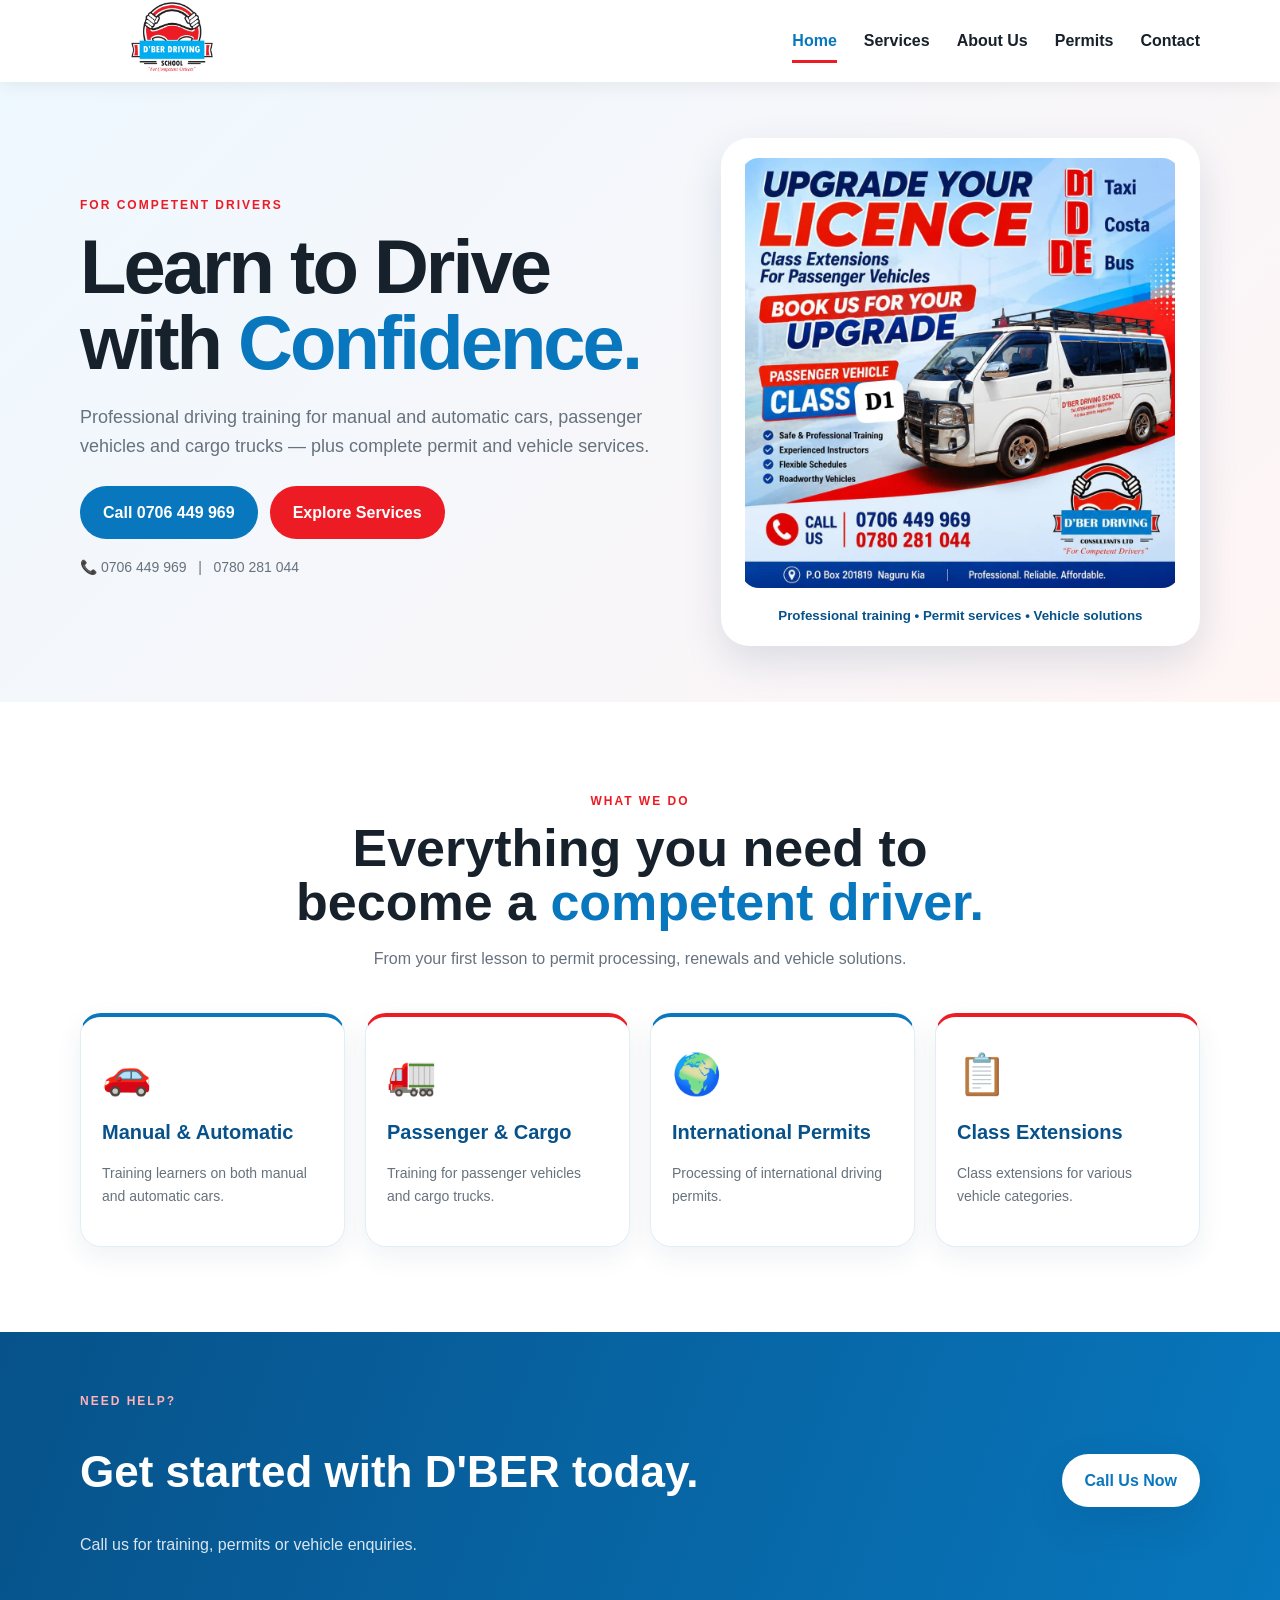
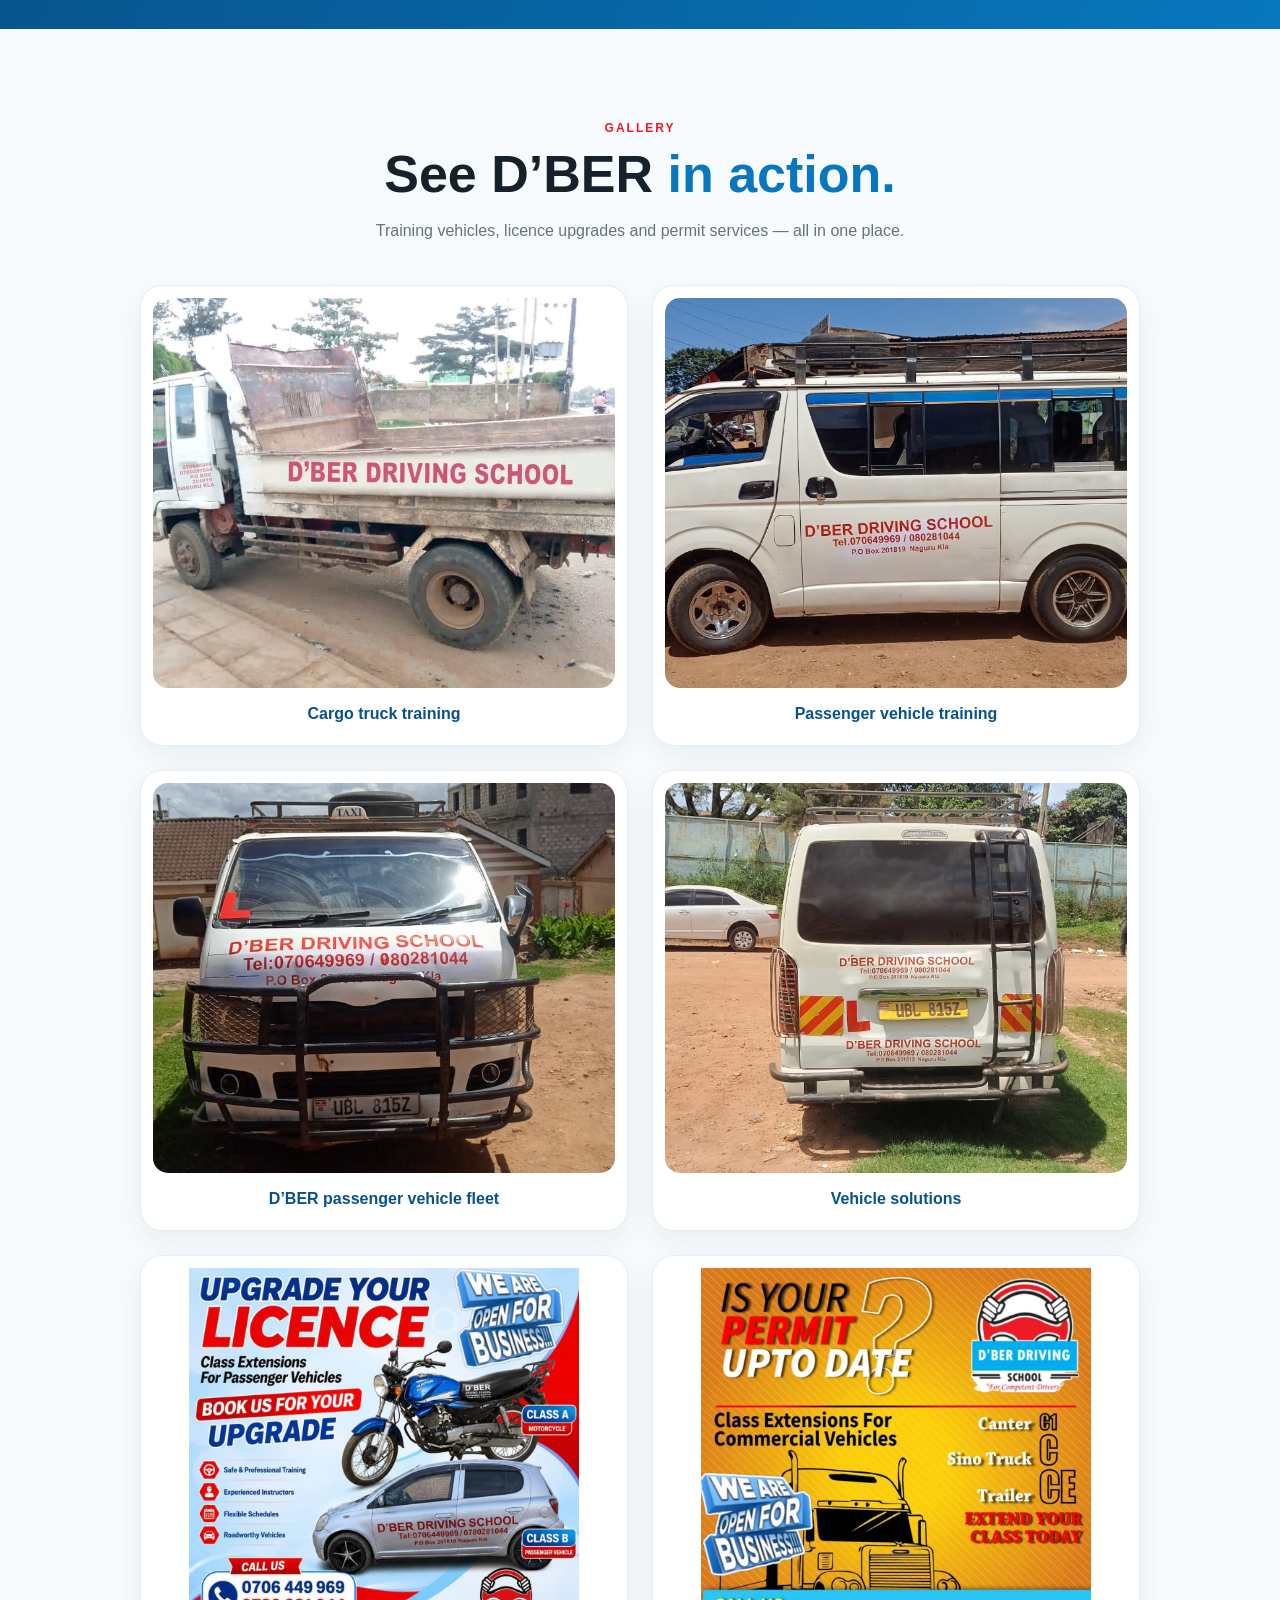
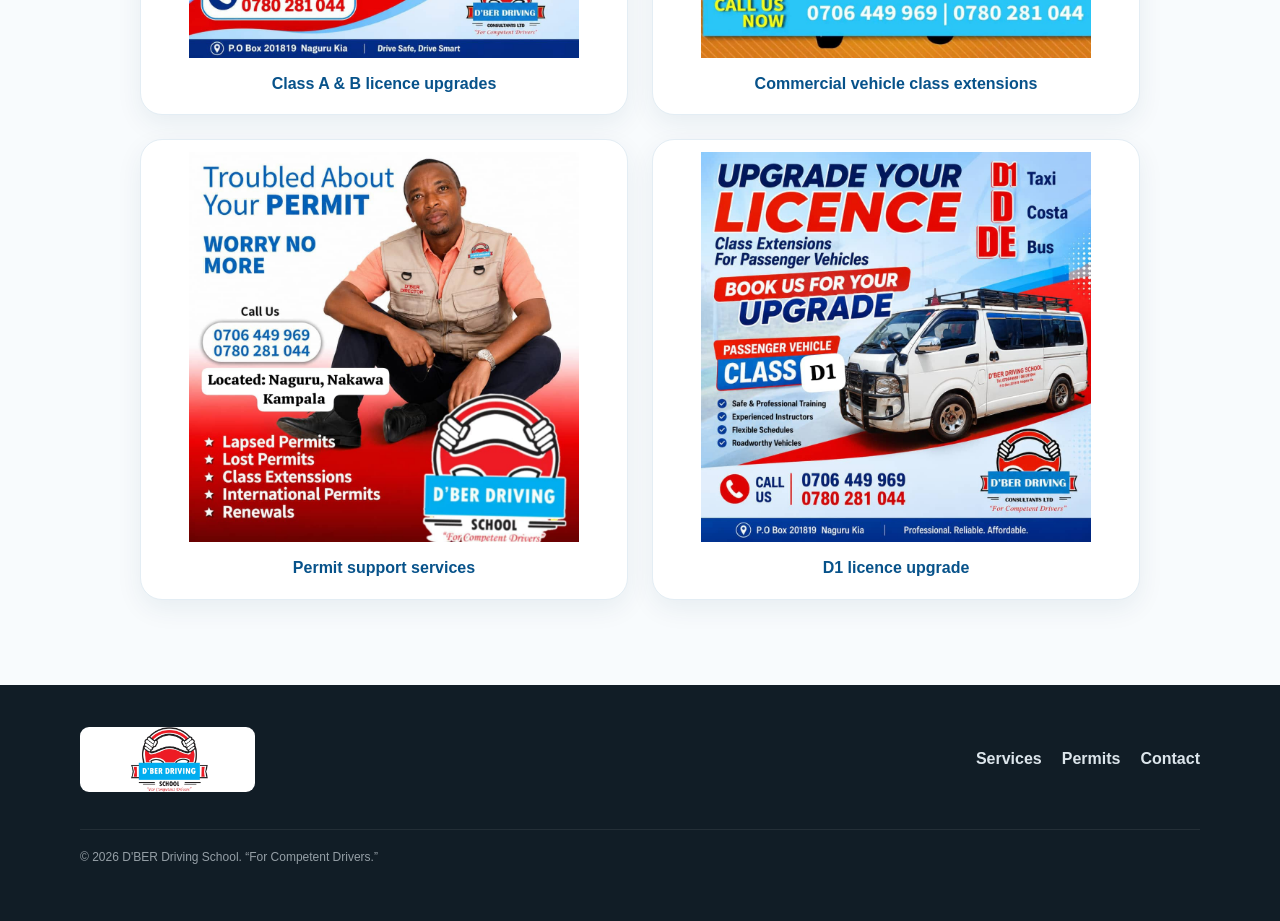
<file: index.html>
<!doctype html><html lang="en"><head><meta charset="utf-8"><meta name="viewport" content="width=device-width,initial-scale=1"><meta name="description" content="D'BER Driving School - driving training, permit services and vehicle sales in Kampala"><title>Home | D'BER Driving School</title><link rel="stylesheet" href="style.css"></head><body><header><div class="container nav"><a href="index.html"><img class="logo" src="images/logo.jpeg" alt="D'BER Driving School logo"></a><button class="menu">☰</button><nav><a href="index.html" class="active">Home</a><a href="services.html">Services</a><a href="about.html">About Us</a><a href="permit.html">Permits</a><a href="contact.html">Contact</a></nav></div></header><main><section class="hero"><div class="container hero-grid"><div><span class="eyebrow">For Competent Drivers</span><h1>Learn to Drive with <span>Confidence.</span></h1><p>Professional driving training for manual and automatic cars, passenger vehicles and cargo trucks — plus complete permit and vehicle services.</p><div class="actions"><a class="btn primary" href="tel:0706449969">Call 0706 449 969</a><a class="btn red" href="services.html">Explore Services</a></div><p style="margin-top:17px;font-size:14px">📞 0706 449 969 &nbsp; | &nbsp; 0780 281 044</p></div><div class="hero-card"><img src="images/d1-upgrade-flyer.jpeg" alt="D'BER Driving School D1 upgrade services"><small>Professional training • Permit services • Vehicle solutions</small></div></div></section><section class="section"><div class="container"><div class="heading"><span class="eyebrow">What We Do</span><h2>Everything you need to become a <span>competent driver.</span></h2><p>From your first lesson to permit processing, renewals and vehicle solutions.</p></div><div class="services"><div class="service"><div class="service-icon">🚗</div><h3>Manual & Automatic</h3><p>Training learners on both manual and automatic cars.</p></div><div class="service"><div class="service-icon">🚛</div><h3>Passenger & Cargo</h3><p>Training for passenger vehicles and cargo trucks.</p></div><div class="service"><div class="service-icon">🌍</div><h3>International Permits</h3><p>Processing of international driving permits.</p></div><div class="service"><div class="service-icon">📋</div><h3>Class Extensions</h3><p>Class extensions for various vehicle categories.</p></div></div></div></section><section class="strip"><div class="container strip-inner"><div><span class="eyebrow" style="color:#ffb3b6">Need Help?</span><h2>Get started with D'BER today.</h2><p>Call us for training, permits or vehicle enquiries.</p></div><a class="btn outline" href="tel:0706449969">Call Us Now</a></div></section><section class="section photo-section"><div class="container"><div class="heading"><span class="eyebrow">Gallery</span><h2>See D’BER <span>in action.</span></h2><p>Training vehicles, licence upgrades and permit services — all in one place.</p></div><div class="photo-grid"><figure class="photo-card"><img src="images/driving-training-truck.jpeg" alt="D’BER Driving School training truck"><figcaption>Cargo truck training</figcaption></figure><figure class="photo-card"><img src="images/driving-training-van.jpeg" alt="D’BER Driving School passenger training van"><figcaption>Passenger vehicle training</figcaption></figure><figure class="photo-card"><img src="images/dber-van-rear.jpeg" alt="D’BER Driving School training van from the rear"><figcaption>D’BER passenger vehicle fleet</figcaption></figure><figure class="photo-card"><img src="images/cars-for-sale.jpeg" alt="D’BER Driving School vehicle"><figcaption>Vehicle solutions</figcaption></figure><figure class="photo-card"><img class="contain" src="images/class-a-b-upgrade.jpeg" alt="D’BER Driving School Class A and B upgrade advertisement"><figcaption>Class A & B licence upgrades</figcaption></figure><figure class="photo-card"><img class="contain" src="images/commercial-permit-flyer.jpeg" alt="D’BER Driving School commercial vehicle permit advertisement"><figcaption>Commercial vehicle class extensions</figcaption></figure><figure class="photo-card"><img class="contain" src="images/permit-related.jpeg" alt="D’BER Driving School permit services"><figcaption>Permit support services</figcaption></figure><figure class="photo-card"><img class="contain" src="images/d1-upgrade-flyer.jpeg" alt="D’BER Driving School D1 upgrade services"><figcaption>D1 licence upgrade</figcaption></figure></div></div></section></main><footer><div class="container foot"><img src="images/logo.jpeg" alt="D'BER logo"><div class="foot-links"><a href="services.html">Services</a><a href="permit.html">Permits</a><a href="contact.html">Contact</a></div><p class="copy">© <span class="year"></span> D'BER Driving School. “For Competent Drivers.”</p></div></footer><script>document.querySelector('.menu').onclick=()=>document.querySelector('nav').classList.toggle('open');document.querySelectorAll('.year').forEach(x=>x.textContent=new Date().getFullYear());</script></body></html>
</file>
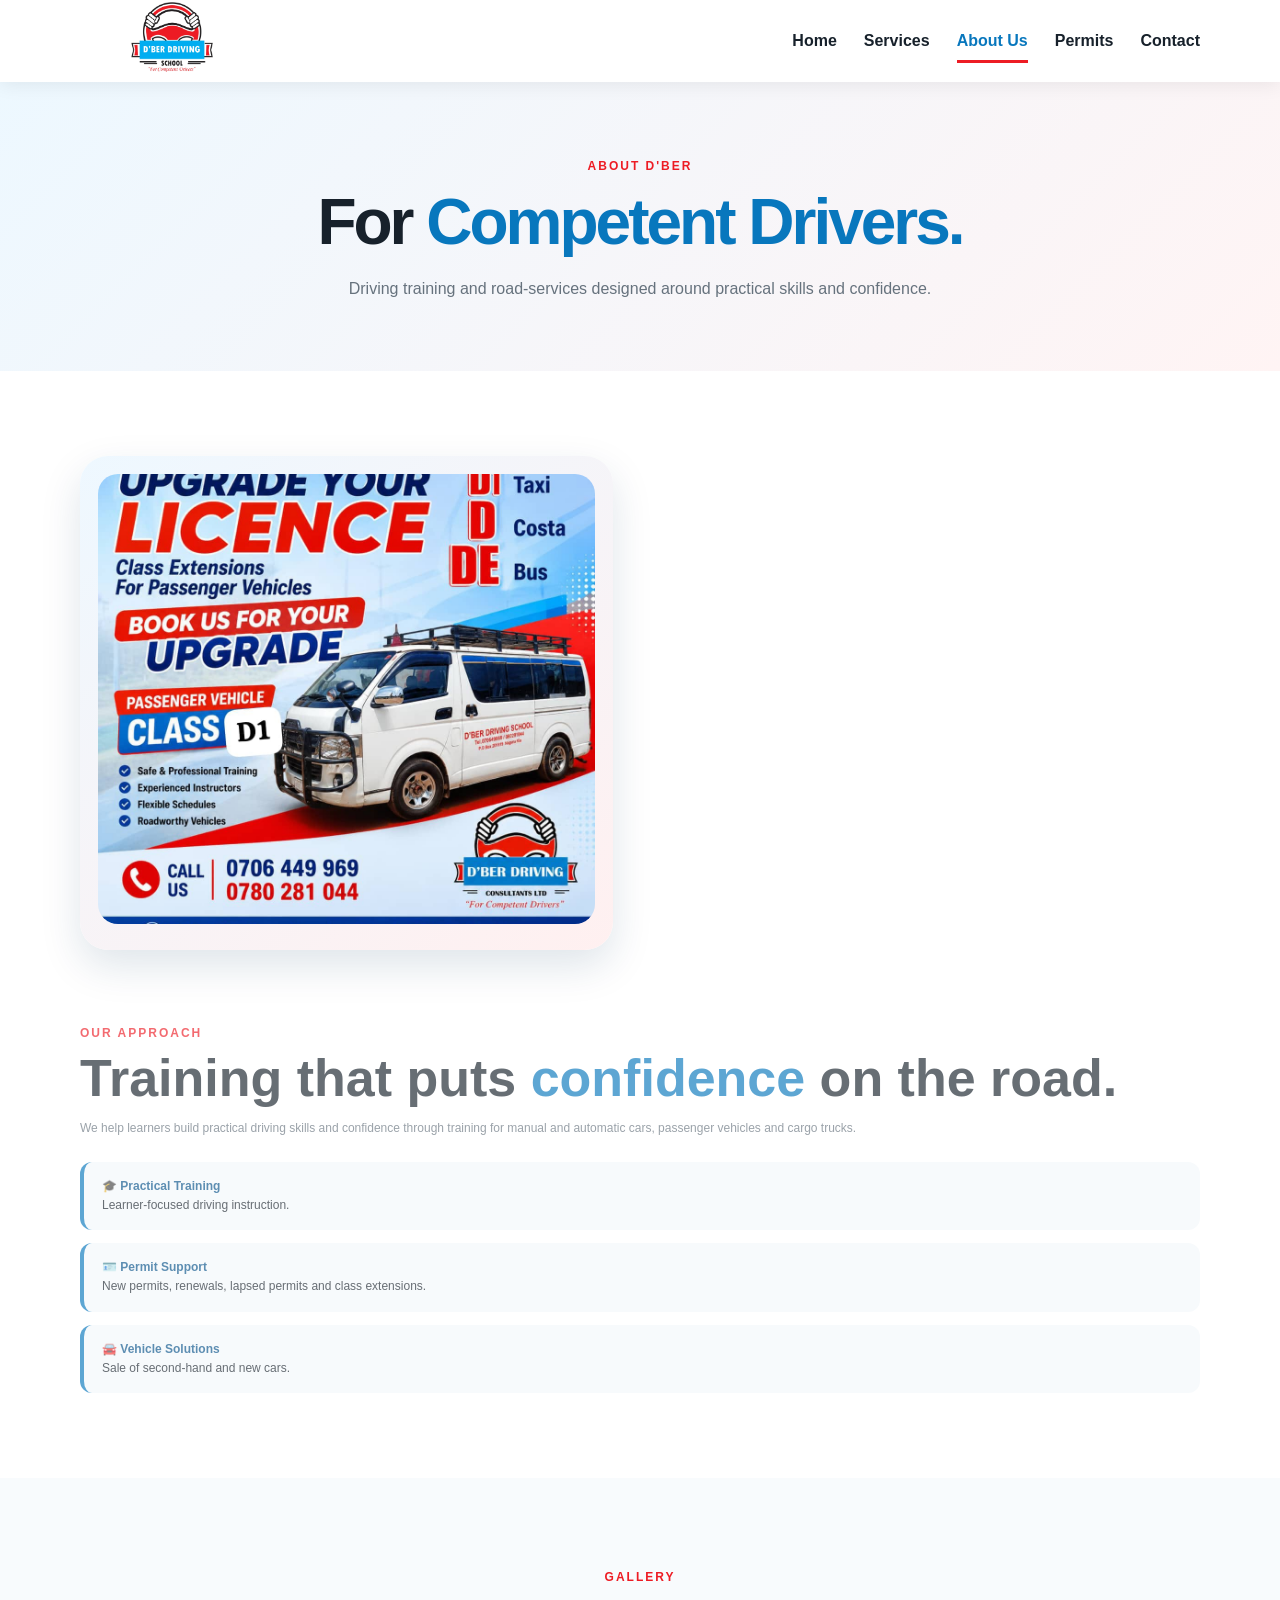
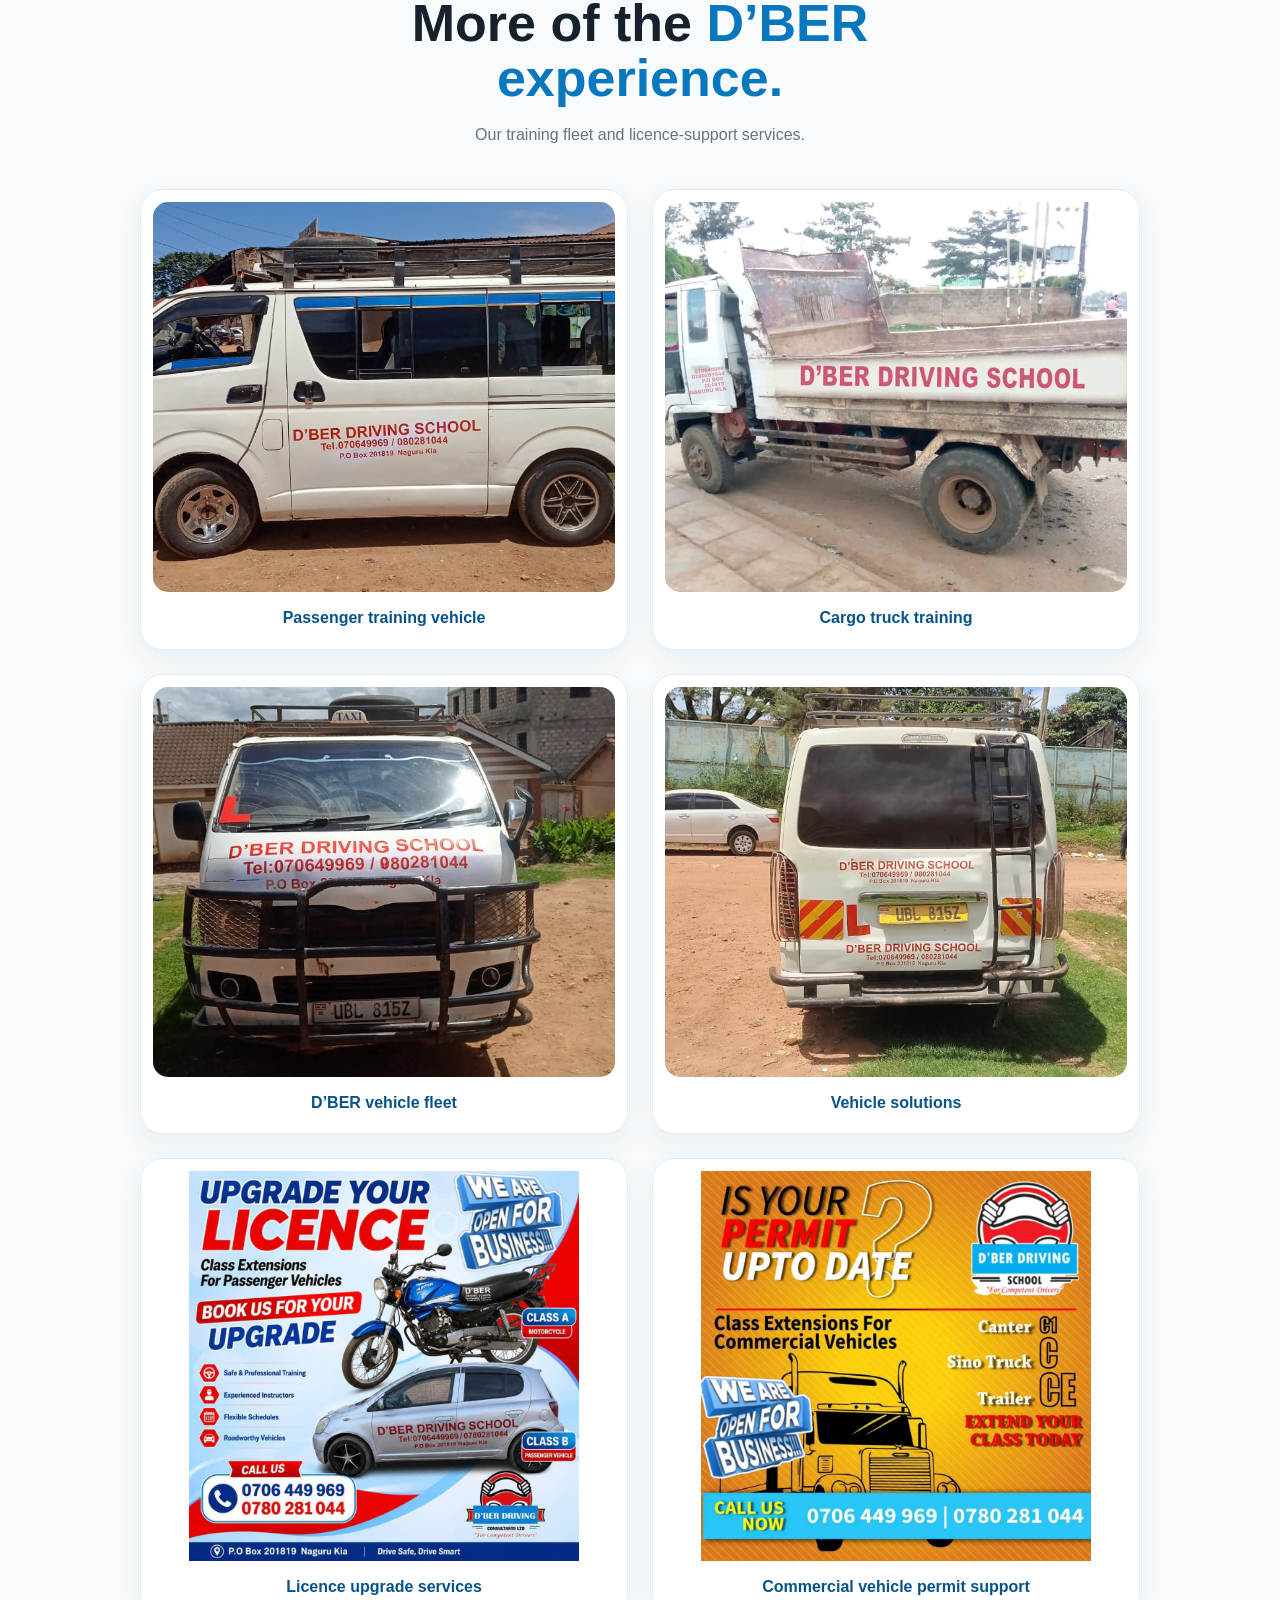
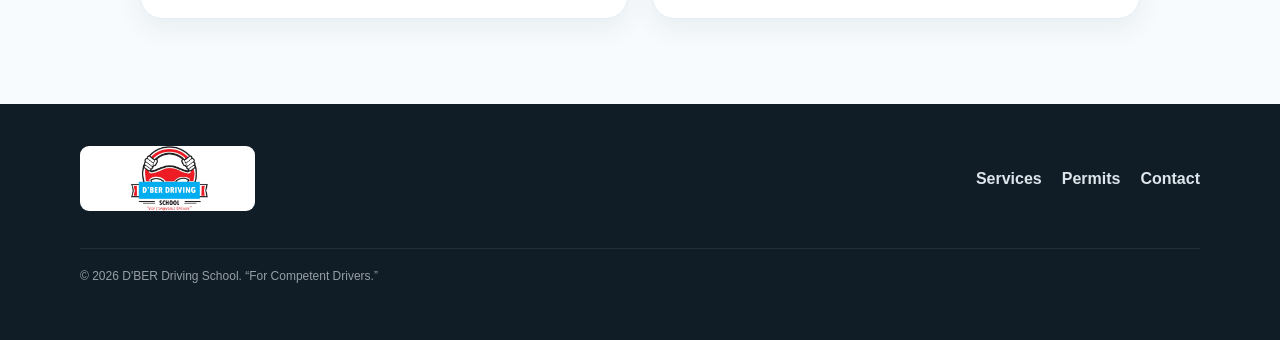
<file: about.html>
<!doctype html><html lang="en"><head><meta charset="utf-8"><meta name="viewport" content="width=device-width,initial-scale=1"><meta name="description" content="D'BER Driving School - driving training, permit services and vehicle sales in Kampala"><title>About Us | D'BER Driving School</title><link rel="stylesheet" href="style.css"></head><body><header><div class="container nav"><a href="index.html"><img class="logo" src="images/logo.jpeg" alt="D'BER Driving School logo"></a><button class="menu">☰</button><nav><a href="index.html">Home</a><a href="services.html">Services</a><a href="about.html" class="active">About Us</a><a href="permit.html">Permits</a><a href="contact.html">Contact</a></nav></div></header><main><section class="page-hero"><div class="container"><span class="eyebrow">About D'BER</span><h1>For <span>Competent Drivers.</span></h1><p>Driving training and road-services designed around practical skills and confidence.</p></div></section><section class="section"><div class="container two-col"><div class="visual"><img class="contain" src="images/d1-upgrade-flyer.jpeg" alt="D'BER Driving School D1 upgrade flyer"></div><div class="copy"><span class="eyebrow">Our Approach</span><h2>Training that puts <span>confidence</span> on the road.</h2><p>We help learners build practical driving skills and confidence through training for manual and automatic cars, passenger vehicles and cargo trucks.</p><div class="features"><div class="feature"><strong>🎓 Practical Training</strong>Learner-focused driving instruction.</div><div class="feature"><strong>🪪 Permit Support</strong>New permits, renewals, lapsed permits and class extensions.</div><div class="feature"><strong>🚘 Vehicle Solutions</strong>Sale of second-hand and new cars.</div></div></div></div></section><section class="section photo-section"><div class="container"><div class="heading"><span class="eyebrow">Gallery</span><h2>More of the <span>D’BER experience.</span></h2><p>Our training fleet and licence-support services.</p></div><div class="photo-grid"><figure class="photo-card"><img src="images/driving-training-van.jpeg" alt="D’BER Driving School passenger training van"><figcaption>Passenger training vehicle</figcaption></figure><figure class="photo-card"><img src="images/driving-training-truck.jpeg" alt="D’BER Driving School training truck"><figcaption>Cargo truck training</figcaption></figure><figure class="photo-card"><img src="images/dber-van-rear.jpeg" alt="D’BER Driving School training van"><figcaption>D’BER vehicle fleet</figcaption></figure><figure class="photo-card"><img src="images/cars-for-sale.jpeg" alt="D’BER Driving School vehicle"><figcaption>Vehicle solutions</figcaption></figure><figure class="photo-card"><img class="contain" src="images/class-a-b-upgrade.jpeg" alt="D’BER Driving School Class A and B upgrade advertisement"><figcaption>Licence upgrade services</figcaption></figure><figure class="photo-card"><img class="contain" src="images/commercial-permit-flyer.jpeg" alt="D’BER Driving School commercial vehicle permit advertisement"><figcaption>Commercial vehicle permit support</figcaption></figure></div></div></section></main><footer><div class="container foot"><img src="images/logo.jpeg" alt="D'BER logo"><div class="foot-links"><a href="services.html">Services</a><a href="permit.html">Permits</a><a href="contact.html">Contact</a></div><p class="copy">© <span class="year"></span> D'BER Driving School. “For Competent Drivers.”</p></div></footer><script>document.querySelector('.menu').onclick=()=>document.querySelector('nav').classList.toggle('open');document.querySelectorAll('.year').forEach(x=>x.textContent=new Date().getFullYear());</script></body></html>
</file>
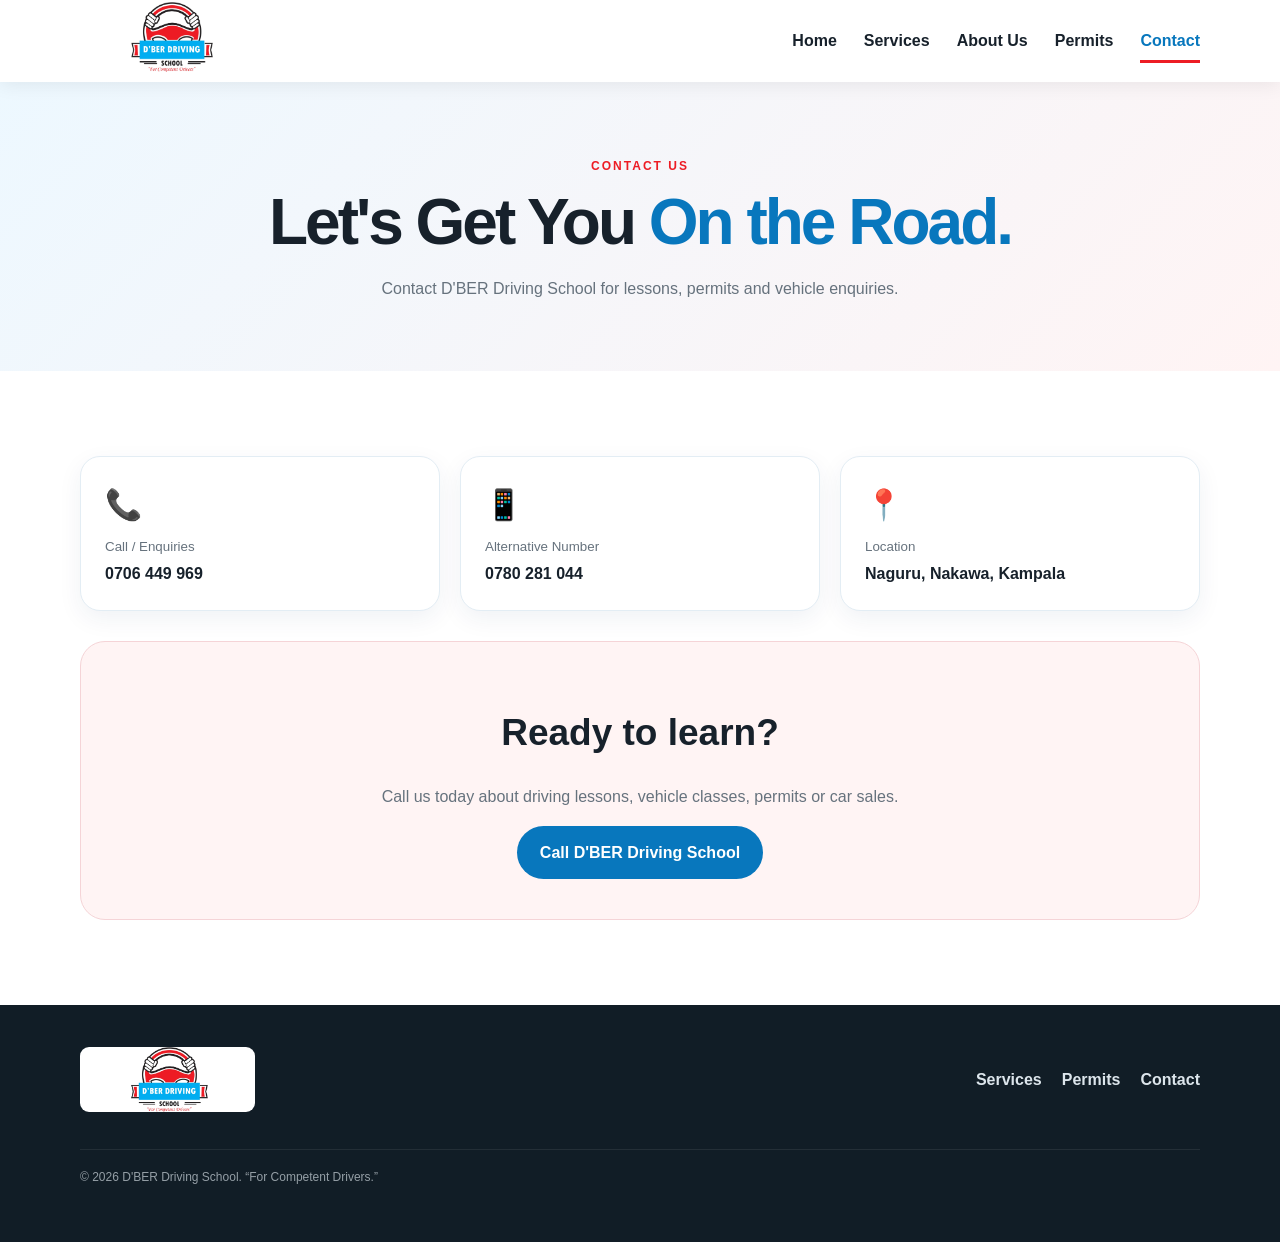
<file: contact.html>
<!doctype html><html lang="en"><head><meta charset="utf-8"><meta name="viewport" content="width=device-width,initial-scale=1"><meta name="description" content="D'BER Driving School - driving training, permit services and vehicle sales in Kampala"><title>Contact | D'BER Driving School</title><link rel="stylesheet" href="style.css"></head><body><header><div class="container nav"><a href="index.html"><img class="logo" src="images/logo.jpeg" alt="D'BER Driving School logo"></a><button class="menu">☰</button><nav><a href="index.html" class="">Home</a><a href="services.html" class="">Services</a><a href="about.html" class="">About Us</a><a href="permit.html" class="">Permits</a><a href="contact.html" class="active">Contact</a></nav></div></header><main><section class="page-hero"><div class="container"><span class="eyebrow">Contact Us</span><h1>Let's Get You <span>On the Road.</span></h1><p>Contact D'BER Driving School for lessons, permits and vehicle enquiries.</p></div></section><section class="section"><div class="container"><div class="contact-grid"><a class="contact" href="tel:0706449969"><span class="contact-icon">📞</span><small>Call / Enquiries</small><strong>0706 449 969</strong></a><a class="contact" href="tel:0780281044"><span class="contact-icon">📱</span><small>Alternative Number</small><strong>0780 281 044</strong></a><div class="contact"><span class="contact-icon">📍</span><small>Location</small><strong>Naguru, Nakawa, Kampala</strong></div></div><div class="cta"><h2>Ready to learn?</h2><p>Call us today about driving lessons, vehicle classes, permits or car sales.</p><a class="btn primary" href="tel:0706449969">Call D'BER Driving School</a></div></div></section></main><footer><div class="container foot"><img src="images/logo.jpeg" alt="D'BER logo"><div class="foot-links"><a href="services.html">Services</a><a href="permit.html">Permits</a><a href="contact.html">Contact</a></div><p class="copy">© <span class="year"></span> D'BER Driving School. “For Competent Drivers.”</p></div></footer><script>document.querySelector('.menu').onclick=()=>document.querySelector('nav').classList.toggle('open');document.querySelectorAll('.year').forEach(x=>x.textContent=new Date().getFullYear());</script></body></html>
</file>
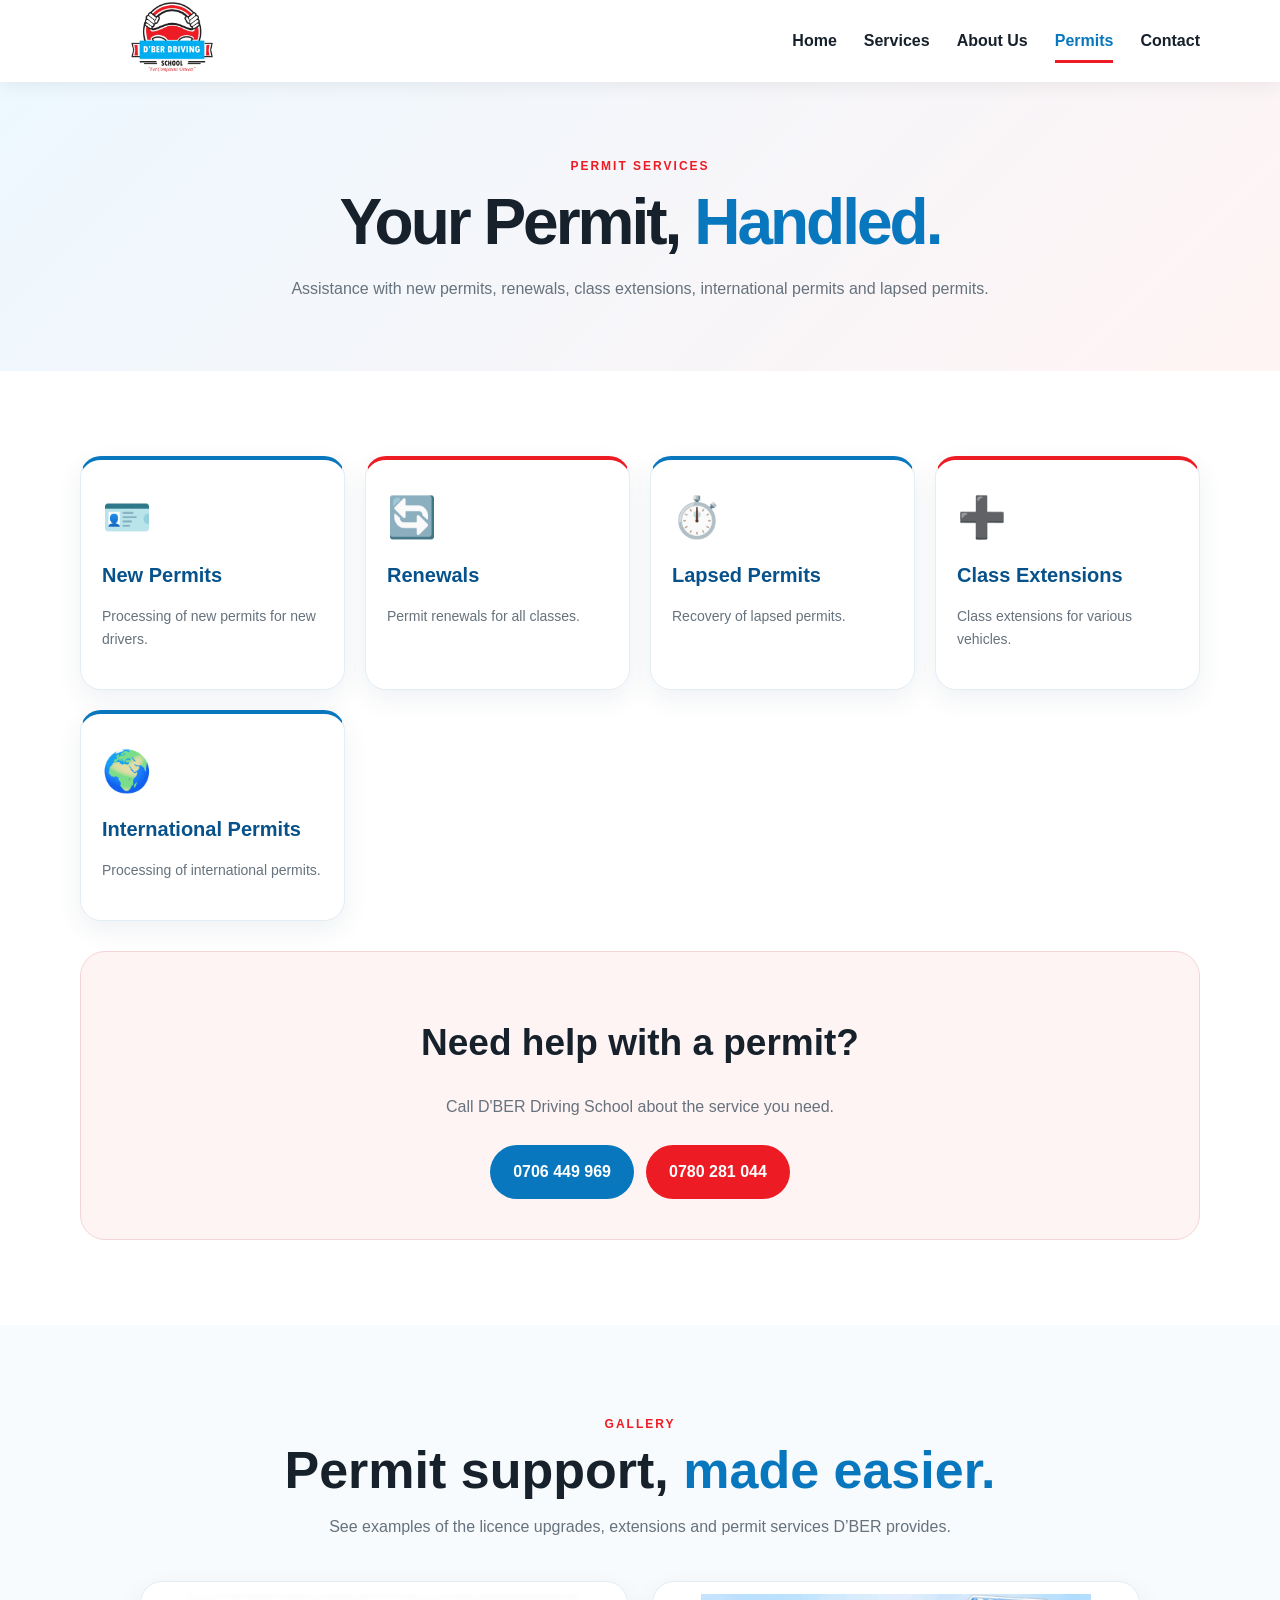
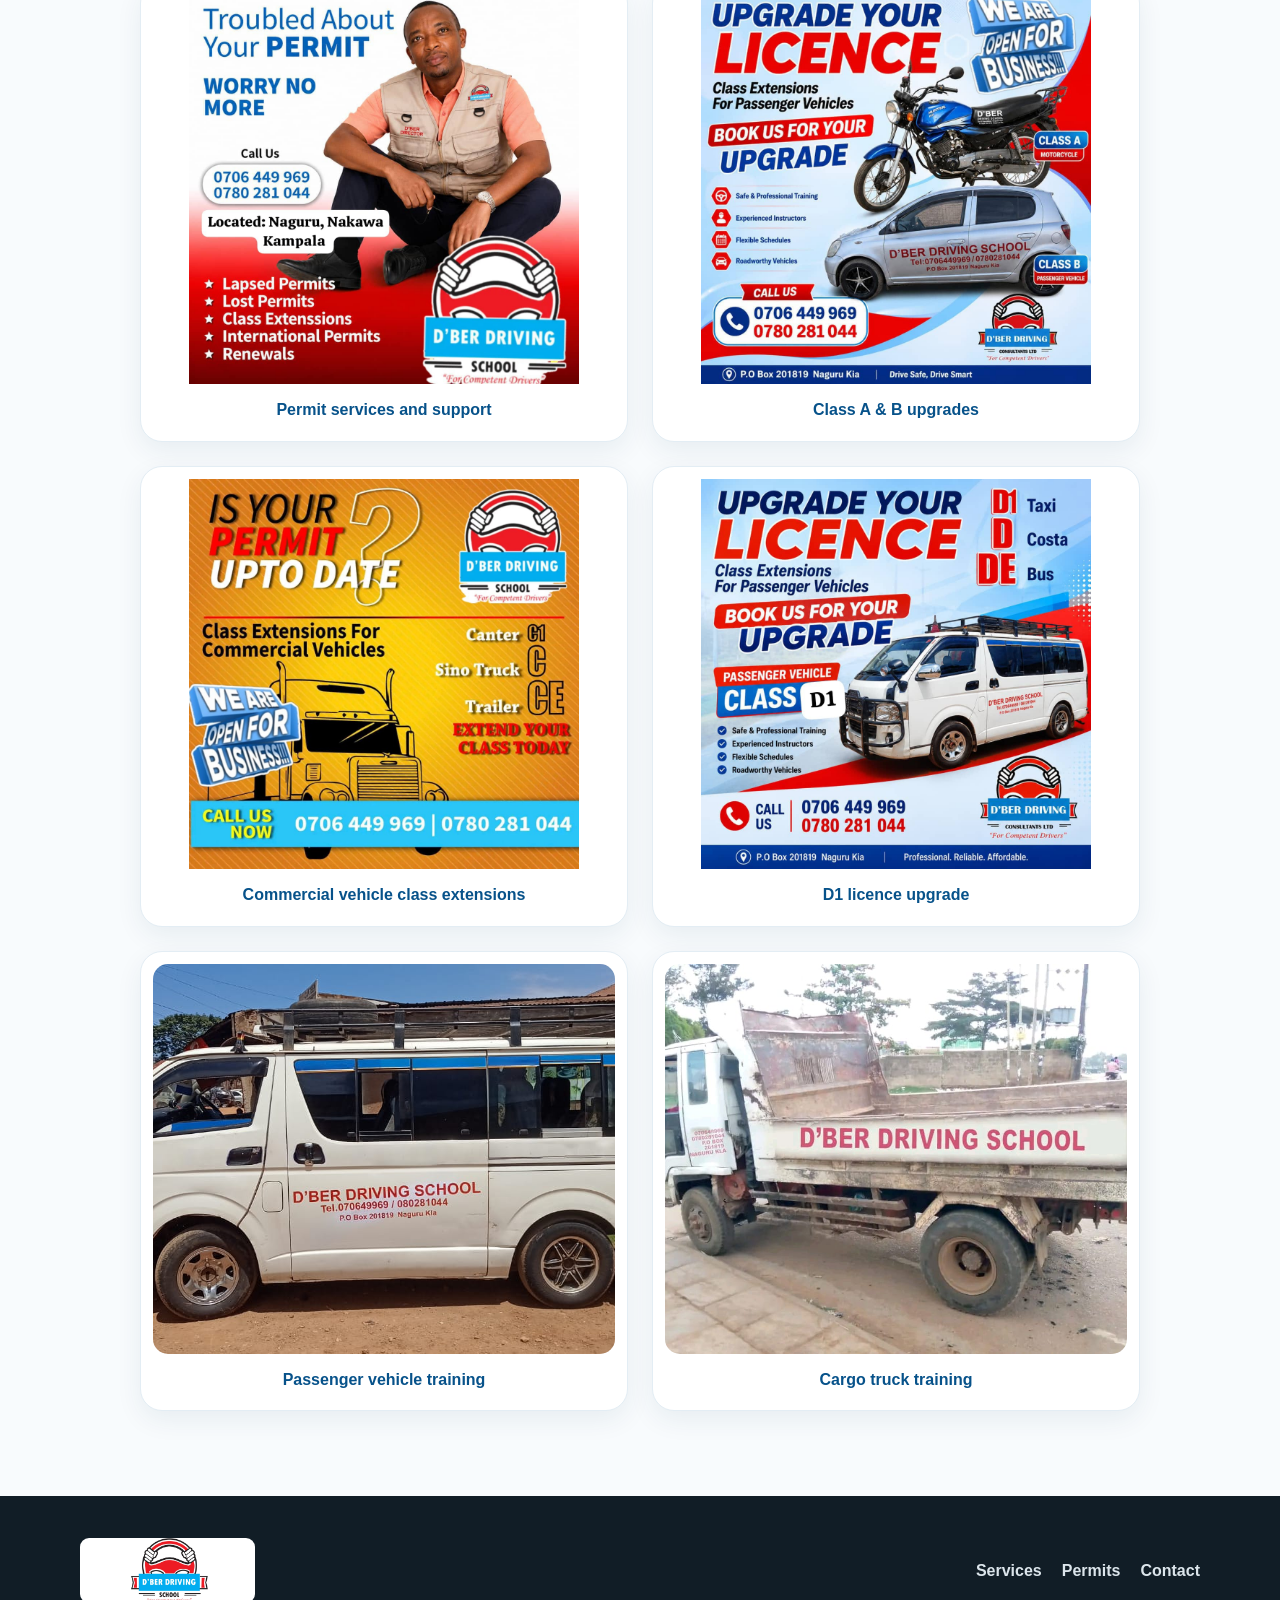
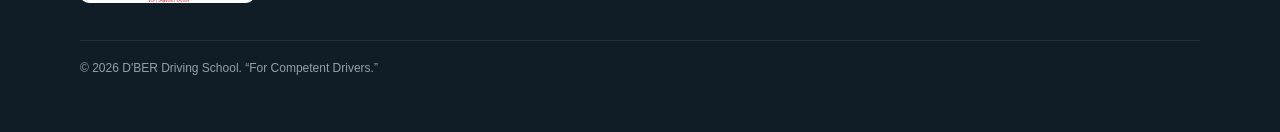
<file: permit.html>
<!doctype html><html lang="en"><head><meta charset="utf-8"><meta name="viewport" content="width=device-width,initial-scale=1"><meta name="description" content="D'BER Driving School - driving training, permit services and vehicle sales in Kampala"><title>Permits | D'BER Driving School</title><link rel="stylesheet" href="style.css"></head><body><header><div class="container nav"><a href="index.html"><img class="logo" src="images/logo.jpeg" alt="D'BER Driving School logo"></a><button class="menu">☰</button><nav><a href="index.html">Home</a><a href="services.html">Services</a><a href="about.html">About Us</a><a href="permit.html" class="active">Permits</a><a href="contact.html">Contact</a></nav></div></header><main><section class="page-hero"><div class="container"><span class="eyebrow">Permit Services</span><h1>Your Permit, <span>Handled.</span></h1><p>Assistance with new permits, renewals, class extensions, international permits and lapsed permits.</p></div></section><section class="section"><div class="container"><div class="services"><div class="service"><div class="service-icon">🪪</div><h3>New Permits</h3><p>Processing of new permits for new drivers.</p></div><div class="service"><div class="service-icon">🔄</div><h3>Renewals</h3><p>Permit renewals for all classes.</p></div><div class="service"><div class="service-icon">⏱️</div><h3>Lapsed Permits</h3><p>Recovery of lapsed permits.</p></div><div class="service"><div class="service-icon">➕</div><h3>Class Extensions</h3><p>Class extensions for various vehicles.</p></div><div class="service"><div class="service-icon">🌍</div><h3>International Permits</h3><p>Processing of international permits.</p></div></div><div class="cta"><h2>Need help with a permit?</h2><p>Call D'BER Driving School about the service you need.</p><div class="actions" style="justify-content:center"><a class="btn primary" href="tel:0706449969">0706 449 969</a><a class="btn red" href="tel:0780281044">0780 281 044</a></div></div></div></section><section class="section photo-section"><div class="container"><div class="heading"><span class="eyebrow">Gallery</span><h2>Permit support, <span>made easier.</span></h2><p>See examples of the licence upgrades, extensions and permit services D’BER provides.</p></div><div class="photo-grid"><figure class="photo-card"><img class="contain" src="images/permit-related.jpeg" alt="D’BER Driving School permit services"><figcaption>Permit services and support</figcaption></figure><figure class="photo-card"><img class="contain" src="images/class-a-b-upgrade.jpeg" alt="D’BER Driving School Class A and B upgrade advertisement"><figcaption>Class A & B upgrades</figcaption></figure><figure class="photo-card"><img class="contain" src="images/commercial-permit-flyer.jpeg" alt="D’BER Driving School commercial vehicle permit advertisement"><figcaption>Commercial vehicle class extensions</figcaption></figure><figure class="photo-card"><img class="contain" src="images/d1-upgrade-flyer.jpeg" alt="D’BER Driving School D1 upgrade services"><figcaption>D1 licence upgrade</figcaption></figure><figure class="photo-card"><img src="images/driving-training-van.jpeg" alt="D’BER Driving School passenger training van"><figcaption>Passenger vehicle training</figcaption></figure><figure class="photo-card"><img src="images/driving-training-truck.jpeg" alt="D’BER Driving School training truck"><figcaption>Cargo truck training</figcaption></figure></div></div></section></main><footer><div class="container foot"><img src="images/logo.jpeg" alt="D'BER logo"><div class="foot-links"><a href="services.html">Services</a><a href="permit.html">Permits</a><a href="contact.html">Contact</a></div><p class="copy">© <span class="year"></span> D'BER Driving School. “For Competent Drivers.”</p></div></footer><script>document.querySelector('.menu').onclick=()=>document.querySelector('nav').classList.toggle('open');document.querySelectorAll('.year').forEach(x=>x.textContent=new Date().getFullYear());</script></body></html>
</file>
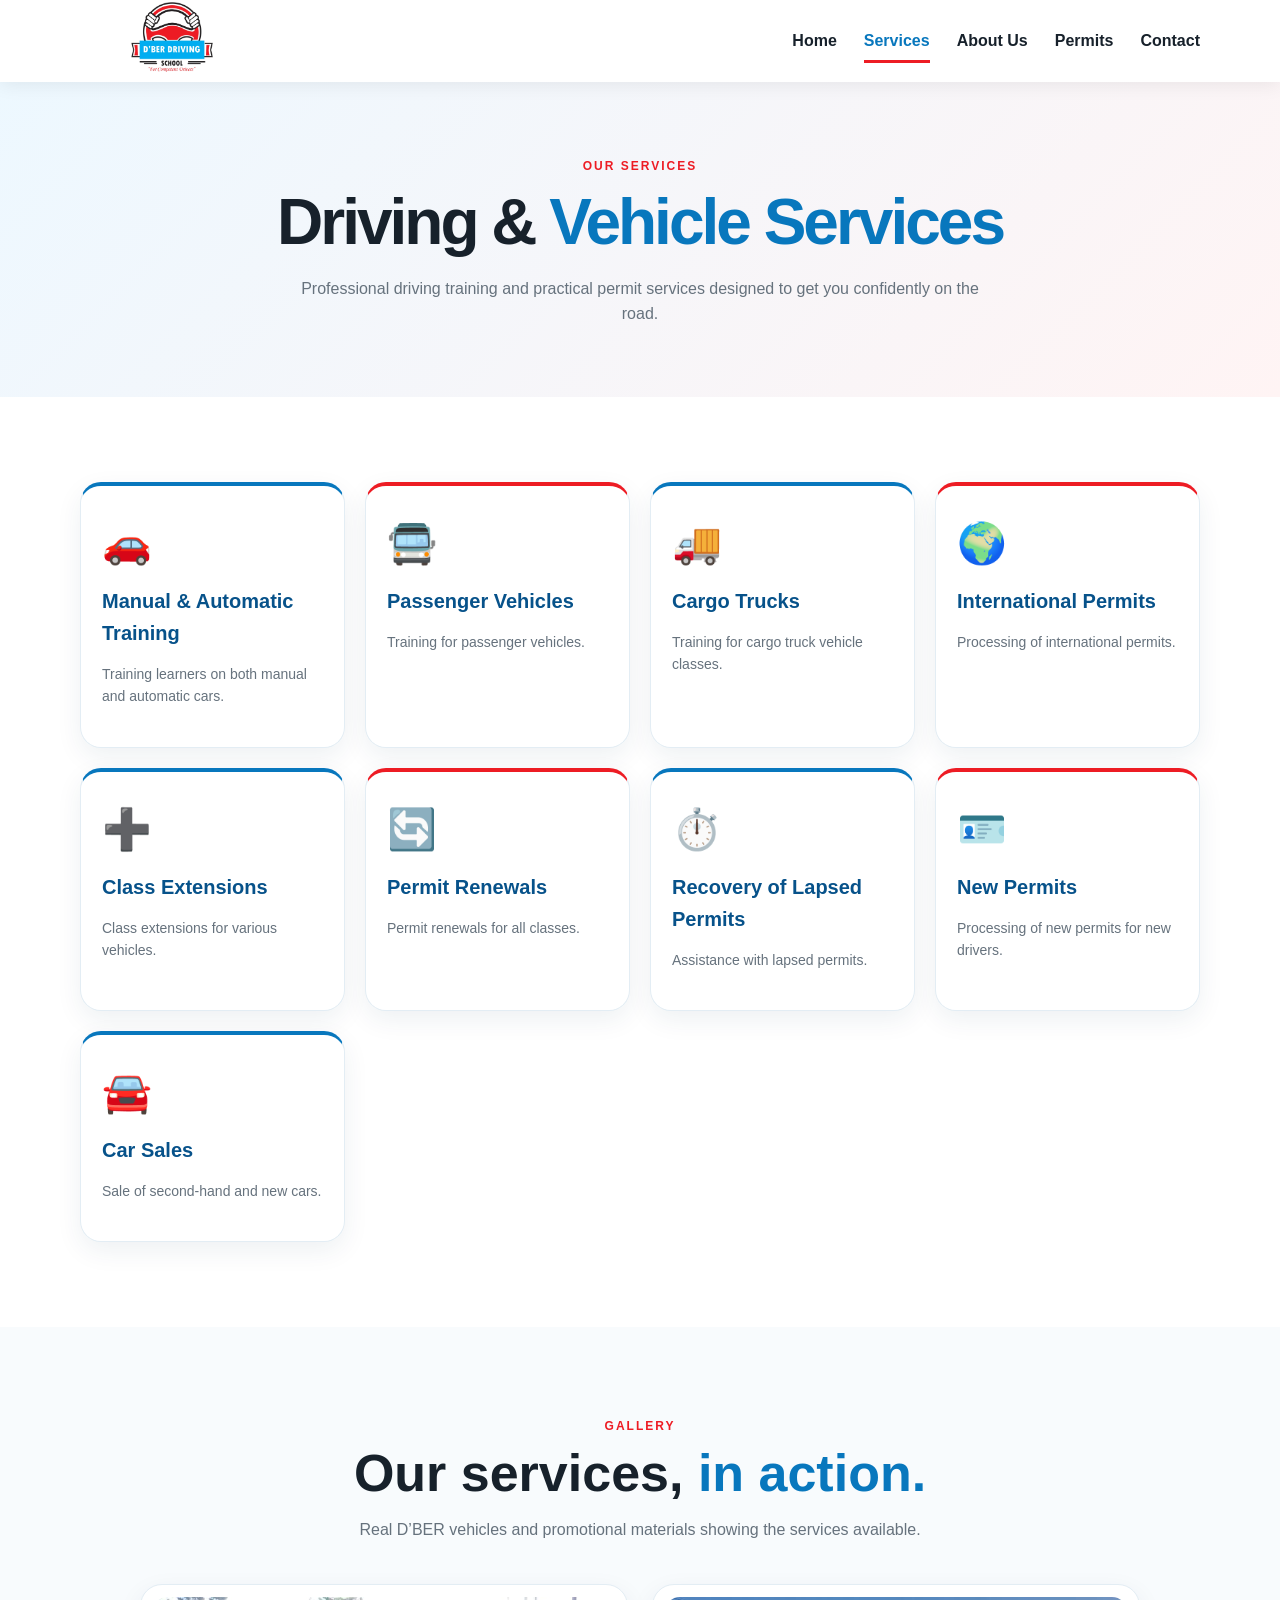
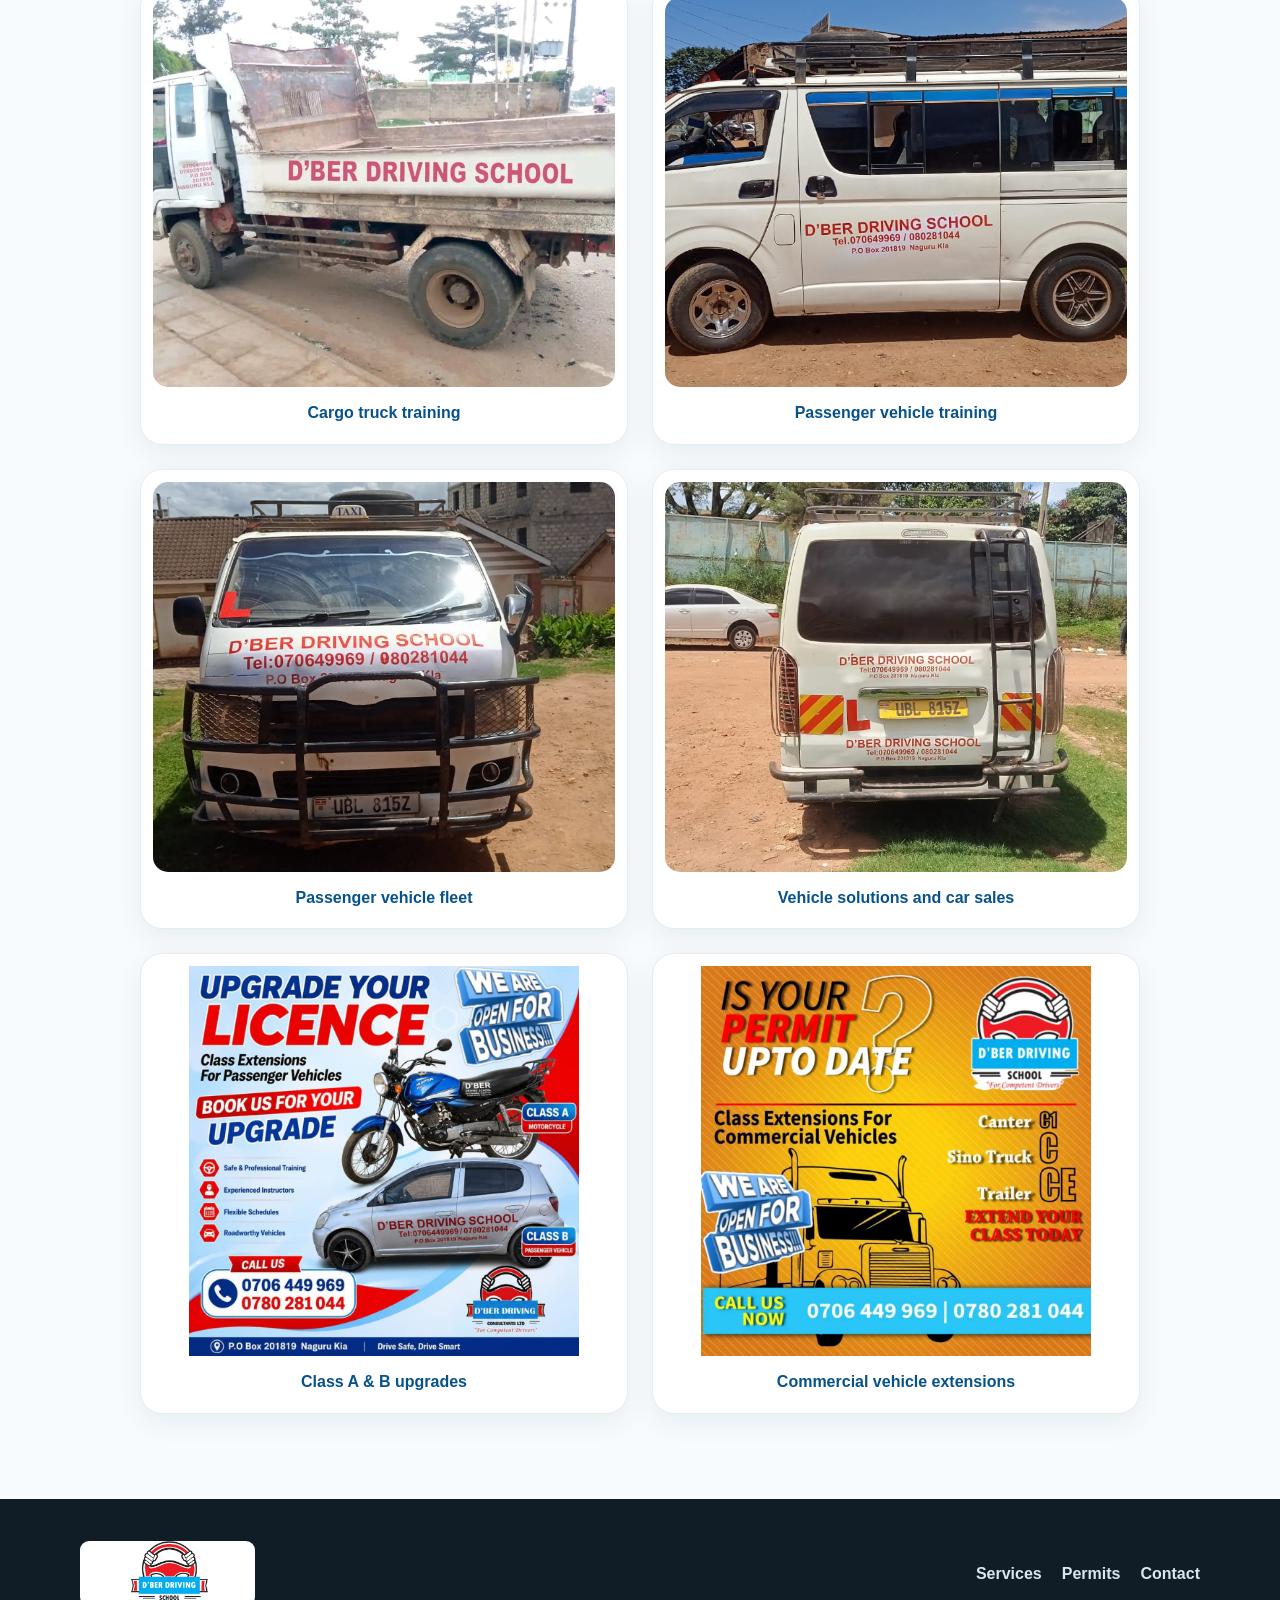
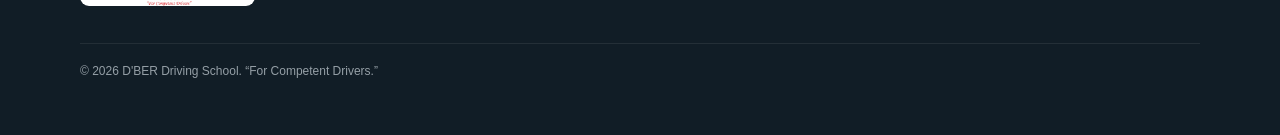
<file: services.html>
<!doctype html><html lang="en"><head><meta charset="utf-8"><meta name="viewport" content="width=device-width,initial-scale=1"><meta name="description" content="D'BER Driving School - driving training, permit services and vehicle sales in Kampala"><title>Services | D'BER Driving School</title><link rel="stylesheet" href="style.css"></head><body><header><div class="container nav"><a href="index.html"><img class="logo" src="images/logo.jpeg" alt="D'BER Driving School logo"></a><button class="menu">☰</button><nav><a href="index.html">Home</a><a href="services.html" class="active">Services</a><a href="about.html">About Us</a><a href="permit.html">Permits</a><a href="contact.html">Contact</a></nav></div></header><main><section class="page-hero"><div class="container"><span class="eyebrow">Our Services</span><h1>Driving & <span>Vehicle Services</span></h1><p>Professional driving training and practical permit services designed to get you confidently on the road.</p></div></section><section class="section"><div class="container"><div class="services"><div class="service"><div class="service-icon">🚗</div><h3>Manual & Automatic Training</h3><p>Training learners on both manual and automatic cars.</p></div><div class="service"><div class="service-icon">🚍</div><h3>Passenger Vehicles</h3><p>Training for passenger vehicles.</p></div><div class="service"><div class="service-icon">🚚</div><h3>Cargo Trucks</h3><p>Training for cargo truck vehicle classes.</p></div><div class="service"><div class="service-icon">🌍</div><h3>International Permits</h3><p>Processing of international permits.</p></div><div class="service"><div class="service-icon">➕</div><h3>Class Extensions</h3><p>Class extensions for various vehicles.</p></div><div class="service"><div class="service-icon">🔄</div><h3>Permit Renewals</h3><p>Permit renewals for all classes.</p></div><div class="service"><div class="service-icon">⏱️</div><h3>Recovery of Lapsed Permits</h3><p>Assistance with lapsed permits.</p></div><div class="service"><div class="service-icon">🪪</div><h3>New Permits</h3><p>Processing of new permits for new drivers.</p></div><div class="service"><div class="service-icon">🚘</div><h3>Car Sales</h3><p>Sale of second-hand and new cars.</p></div></div></div></section><section class="section photo-section"><div class="container"><div class="heading"><span class="eyebrow">Gallery</span><h2>Our services, <span>in action.</span></h2><p>Real D’BER vehicles and promotional materials showing the services available.</p></div><div class="photo-grid"><figure class="photo-card"><img src="images/driving-training-truck.jpeg" alt="D’BER Driving School training truck"><figcaption>Cargo truck training</figcaption></figure><figure class="photo-card"><img src="images/driving-training-van.jpeg" alt="D’BER Driving School passenger training van"><figcaption>Passenger vehicle training</figcaption></figure><figure class="photo-card"><img src="images/dber-van-rear.jpeg" alt="D’BER Driving School training van"><figcaption>Passenger vehicle fleet</figcaption></figure><figure class="photo-card"><img src="images/cars-for-sale.jpeg" alt="D’BER Driving School vehicle"><figcaption>Vehicle solutions and car sales</figcaption></figure><figure class="photo-card"><img class="contain" src="images/class-a-b-upgrade.jpeg" alt="D’BER Driving School Class A and B upgrade advertisement"><figcaption>Class A & B upgrades</figcaption></figure><figure class="photo-card"><img class="contain" src="images/commercial-permit-flyer.jpeg" alt="D’BER Driving School commercial vehicle permit advertisement"><figcaption>Commercial vehicle extensions</figcaption></figure></div></div></section></main><footer><div class="container foot"><img src="images/logo.jpeg" alt="D'BER logo"><div class="foot-links"><a href="services.html">Services</a><a href="permit.html">Permits</a><a href="contact.html">Contact</a></div><p class="copy">© <span class="year"></span> D'BER Driving School. “For Competent Drivers.”</p></div></footer><script>document.querySelector('.menu').onclick=()=>document.querySelector('nav').classList.toggle('open');document.querySelectorAll('.year').forEach(x=>x.textContent=new Date().getFullYear());</script></body></html>
</file>
<file: style.css>
*{box-sizing:border-box}html{scroll-behavior:smooth}body{margin:0;font-family:Arial,sans-serif;color:#17212b;line-height:1.6}a{text-decoration:none;color:inherit}.container{width:min(1120px,92%);margin:auto}:root{--blue:#0877bd;--dark:#07528a;--red:#ed1c24;--light:#f4f8fb;--shadow:0 16px 40px rgba(8,55,90,.13)}header{position:sticky;top:0;z-index:20;background:#fff;box-shadow:0 3px 18px #00000012}.nav{height:82px;display:flex;align-items:center;justify-content:space-between}.logo{width:180px;height:70px;object-fit:contain}nav{display:flex;gap:27px;font-weight:800}nav a{padding:29px 0;position:relative}nav a:hover,nav a.active{color:var(--blue)}nav a.active:after{content:'';position:absolute;bottom:20px;left:0;right:0;height:3px;background:var(--red)}.menu{display:none;border:0;background:var(--blue);color:white;border-radius:10px;padding:9px 13px;font-size:20px}.hero{min-height:620px;display:flex;align-items:center;background:linear-gradient(135deg,#eef8ff,#fff5f5)}.hero-grid{display:grid;grid-template-columns:1.1fr .9fr;gap:55px;align-items:center}.eyebrow{font-size:12px;font-weight:900;letter-spacing:2px;text-transform:uppercase;color:var(--red)}h1{font-size:clamp(46px,6vw,76px);line-height:1;letter-spacing:-3px;margin:12px 0 22px}h1 span,h2 span{color:var(--blue)}.hero p{font-size:18px;color:#66727d;max-width:650px}.actions{display:flex;gap:12px;flex-wrap:wrap;margin-top:25px}.btn{display:inline-flex;justify-content:center;align-items:center;padding:14px 23px;border-radius:999px;font-weight:900}.primary{background:var(--blue);color:#fff}.red{background:var(--red);color:#fff}.outline{background:#fff;color:var(--blue);box-shadow:var(--shadow)}.hero-card{background:white;padding:20px;border-radius:28px;box-shadow:var(--shadow)}.hero-card img{width:100%;max-height:430px;object-fit:contain;border-radius:18px}.hero-card small{display:block;text-align:center;color:var(--dark);font-weight:800;margin-top:10px}.page-hero{padding:70px 0;text-align:center;background:linear-gradient(135deg,#edf8ff,#fff4f4)}.page-hero h1{font-size:clamp(43px,6vw,64px)}.page-hero p{max-width:700px;margin:auto;color:#66727d}.section{padding:85px 0}.heading{text-align:center;max-width:750px;margin:0 auto 42px}.heading h2,.copy h2{font-size:clamp(34px,5vw,52px);line-height:1.05;margin:8px 0 13px}.heading p,.copy p{color:#66727d}.services{display:grid;grid-template-columns:repeat(4,1fr);gap:20px}.service{padding:25px 21px;background:#fff;border-radius:21px;border:1px solid #e3edf4;box-shadow:0 9px 27px #08375a12;transition:.2s}.service:hover{transform:translateY(-6px);box-shadow:var(--shadow)}.service-icon{font-size:40px}.service h3{font-size:20px;color:var(--dark);margin:10px 0 5px}.service p{font-size:14px;color:#66727d}.service:nth-child(odd){border-top:4px solid var(--blue)}.service:nth-child(even){border-top:4px solid var(--red)}.strip{background:linear-gradient(110deg,var(--dark),var(--blue));color:white;padding:55px 0}.strip-inner{display:flex;align-items:center;justify-content:space-between;gap:25px}.strip h2{font-size:clamp(30px,4vw,44px);line-height:1.05}.strip p{opacity:.85}.two-col{display:grid;grid-template-columns:1fr 1fr;gap:55px;align-items:center}.visual{padding:18px;background:linear-gradient(145deg,#eef8ff,#fff0f0);border-radius:28px;box-shadow:var(--shadow)}.visual img{width:100%;height:450px;object-fit:cover;border-radius:20px}.features{display:grid;gap:13px;margin-top:24px}.feature{background:var(--light);padding:15px 18px;border-left:4px solid var(--blue);border-radius:12px}.feature strong{display:block;color:var(--dark)}.contact-grid{display:grid;grid-template-columns:repeat(3,1fr);gap:20px}.contact{background:white;border:1px solid #e3edf4;border-radius:20px;padding:24px;box-shadow:0 8px 25px #08375a10}.contact-icon{font-size:30px}.contact small{display:block;color:#66727d;margin:7px 0 3px}.contact strong{overflow-wrap:anywhere}.cta{text-align:center;background:#fff4f4;border:1px solid #f5d4d7;border-radius:25px;padding:40px 20px;margin-top:30px}.cta h2{font-size:37px;line-height:1.1}.cta p{color:#66727d}footer{background:#111d26;color:#dce5eb;padding:42px 0}.foot{display:grid;grid-template-columns:1fr auto;gap:25px;align-items:center}.foot img{width:175px;height:65px;object-fit:contain;background:white;border-radius:9px}.foot-links{display:flex;gap:20px;font-weight:800}.copy{grid-column:1/-1;border-top:1px solid #ffffff1f;padding-top:18px;font-size:12px;opacity:.65}@media(max-width:900px){.hero-grid,.two-col{grid-template-columns:1fr}.hero{padding:65px 0}.hero-card{display:none}.services{grid-template-columns:repeat(2,1fr)}.contact-grid{grid-template-columns:1fr}.strip-inner{flex-direction:column;align-items:flex-start}}@media(max-width:650px){.nav{height:70px}.logo{width:150px;height:58px}.menu{display:block}nav{display:none;position:absolute;top:65px;left:4%;right:4%;background:white;border-radius:18px;padding:10px;box-shadow:var(--shadow);flex-direction:column;gap:0}nav.open{display:flex}nav a{padding:12px 15px}.services{grid-template-columns:1fr}.section{padding:65px 0}.visual img{height:340px}.foot{grid-template-columns:1fr}.foot-links{flex-wrap:wrap}}
.photo-section{background:#f8fbfd}
.photo-grid{display:grid;grid-template-columns:repeat(2,1fr);gap:24px;max-width:1000px;margin:auto}
.photo-grid.single-photo{grid-template-columns:minmax(0,720px);justify-content:center}
.photo-card{margin:0;background:#fff;border:1px solid #e3edf4;border-radius:22px;padding:12px;box-shadow:0 9px 27px #08375a12;overflow:hidden}
.photo-card img{display:block;width:100%;height:390px;object-fit:cover;border-radius:15px}
.photo-card figcaption{padding:13px 8px 6px;text-align:center;font-weight:800;color:#07528a}
@media(max-width:650px){.photo-grid{grid-template-columns:1fr}.photo-card img{height:300px}}
.photo-card img.contain{object-fit:contain;background:#fff}
.home-gallery .photo-card:nth-child(3),.home-gallery .photo-card:nth-child(4){background:linear-gradient(145deg,#fff,#f4f8fb)}
@media(max-width:650px){.photo-card img.contain{height:300px}}

.photo-grid{align-items:stretch}
.photo-card{display:flex;flex-direction:column}
.photo-card img{background:#f7fafc}
.photo-card img.contain{object-fit:contain;padding:0}
.photo-card figcaption{margin-top:auto}
@media(min-width:901px){.home-gallery .photo-card:nth-child(5),
.home-gallery .photo-card:nth-child(6),
.home-gallery .photo-card:nth-child(7),
.home-gallery .photo-card:nth-child(8){min-height:430px}}
</file>
